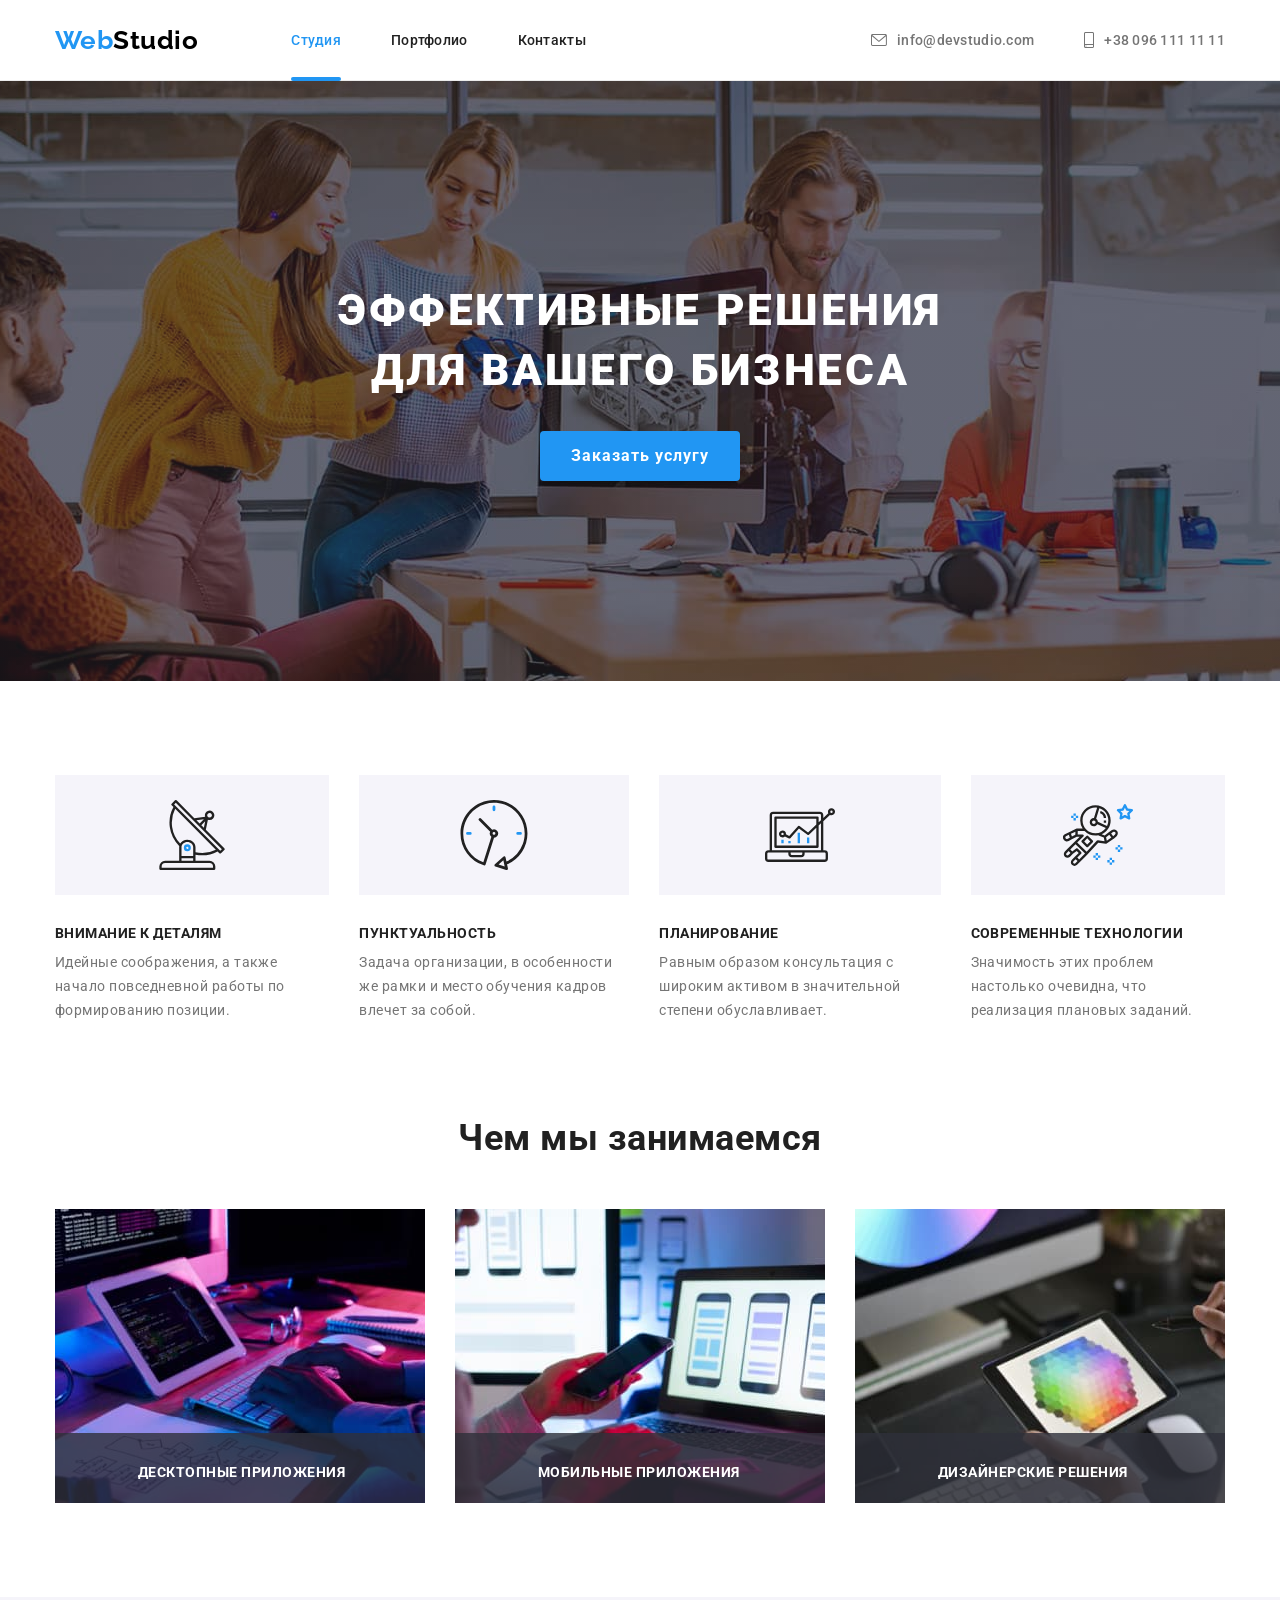
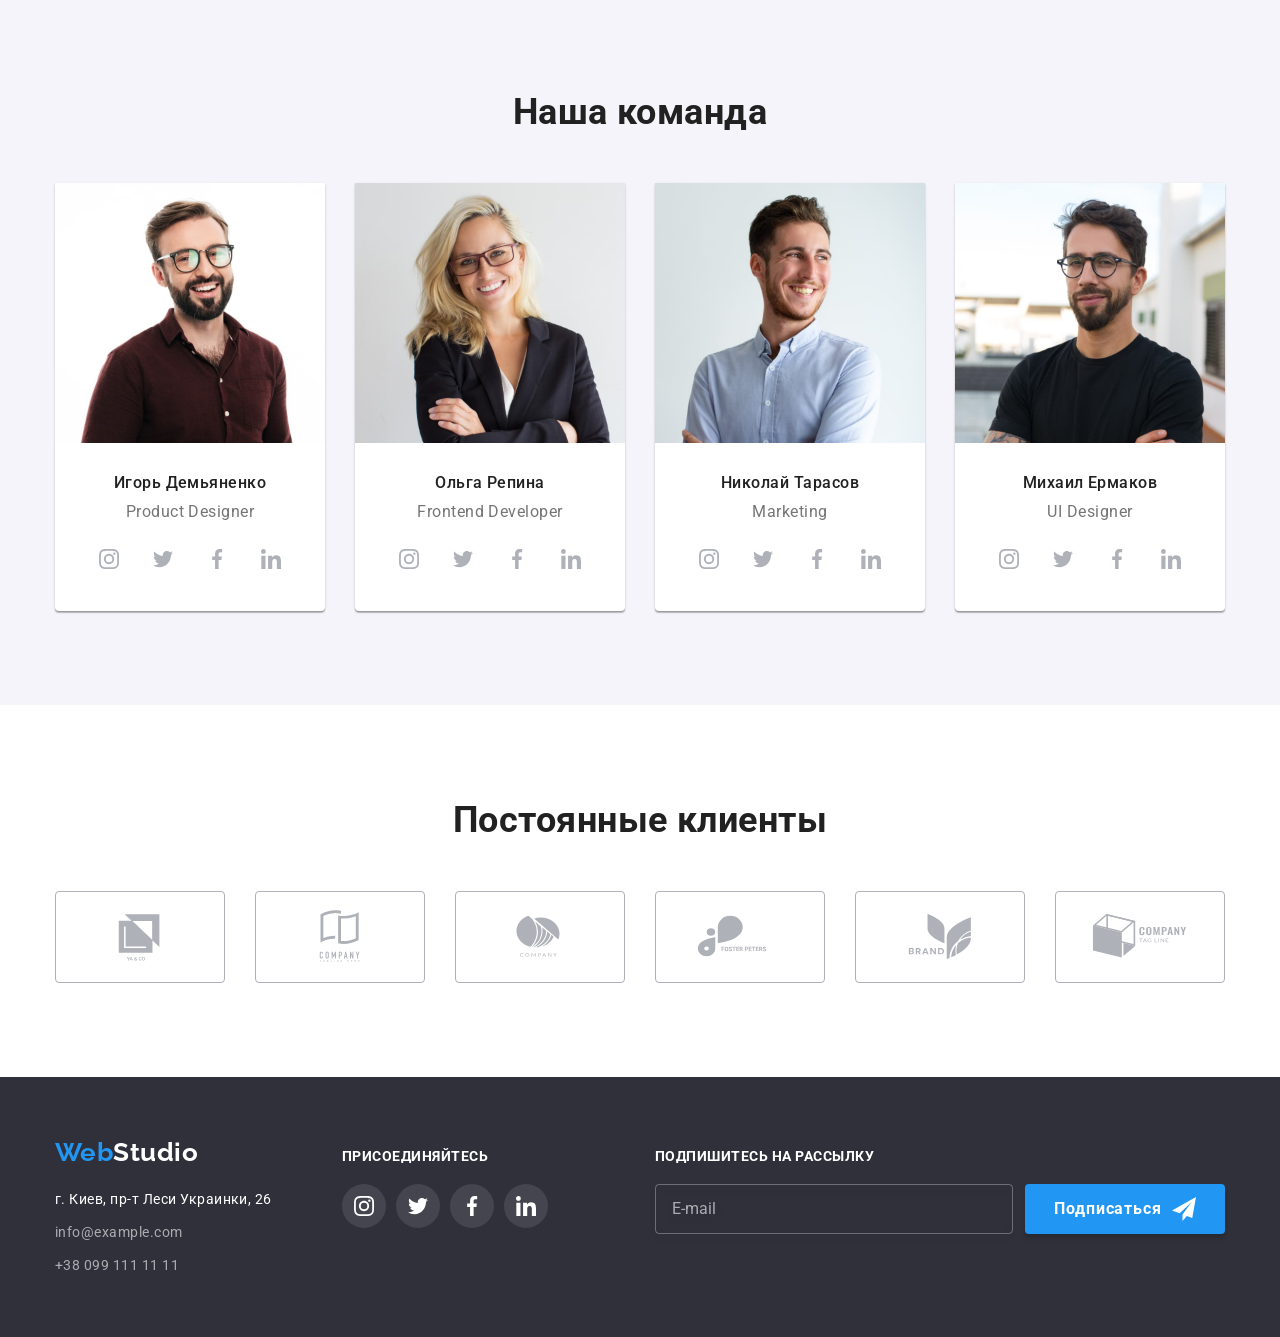
<file: index.html>
<!DOCTYPE html>
<html lang="ru">
  <head>
    <meta charset="UTF-8" />
    <meta http-equiv="X-UA-Compatible" content="IE=edge" />
    <meta name="viewport" content="width=device-width, initial-scale=1.0" />
    <title>goit-markup-hw-04</title>
    <link rel="preconnect" href="https://fonts.googleapis.com" />
    <link rel="preconnect" href="https://fonts.gstatic.com" crossorigin />
    <link
      href="https://fonts.googleapis.com/css2?family=Raleway:wght@700&family=Roboto:wght@400;500;700;900&display=swap"
      rel="stylesheet"
    />
    <link
      rel="stylesheet"
      href="https://cdnjs.cloudflare.com/ajax/libs/modern-normalize/1.1.0/modern-normalize.min.css"
    />
    <link rel="stylesheet" href="./css/styles.css" />
  </head>
  <body>
    <!--header site web studio-->
    <header class="header">
      <div class="conteiner header-nav">
        <a class="logo" href="./index.html"
          >Web<span class="logo-text">Studio</span></a
        >

        <!-- navigation -->
        <nav class="navigation">
          <ul class="site-nav">
            <li class="item-nav">
              <a class="link current" href="./index.html">Студия</a>
            </li>
            <li class="item-nav">
              <a class="link" href="./portfolio.html">Портфолио</a>
            </li>
            <li class="item-nav"><a class="link" href="#">Контакты</a></li>
          </ul>
        </nav>

        <!-- contacts -->
        <ul class="contacts">
          <li class="item">
            <a class="link" href="mailto:info@devstudio.com">
              <svg class="link-icon-mail">
                <use href="./images/sprite-icons.svg#icon-envelope"></use>
              </svg>
              info@devstudio.com</a
            >
          </li>
          <li class="item">
            <a class="link" href="tel:+380961111111">
              <svg class="link-icon-phone">
                <use href="./images/sprite-icons.svg#icon-smartphone"></use>
              </svg>
              +38 096 111 11 11</a
            >
          </li>
        </ul>
      </div>
    </header>

    <main>
      <!--hero site web studio-->
      <section class="hero">
        <div class="conteiner">
          <h1 class="slogan">
            Эффективные решения<br />
            для вашего бизнеса
          </h1>

          <button data-modal-open class="button" type="button">
            Заказать услугу
          </button>
        </div>
      </section>

      <!--specifics site web studio-->
      <section class="section">
        <div class="conteiner">
          <h2 class="visually-hidden">Особенности</h2>

          <!-- specifics -->
          <ul class="specific-items">
            <li class="item">
              <div class="specific-icon-bg">
                <svg class="specific-icon">
                  <use href="./images/sprite-icons.svg#icon-antenna"></use>
                </svg>
              </div>
              <h3 class="subtitle">Внимание к деталям</h3>
              <p class="text">
                Идейные соображения, а также начало повседневной работы по
                формированию позиции.
              </p>
            </li>

            <li class="item">
              <div class="specific-icon-bg">
                <svg class="specific-icon">
                  <use href="./images/sprite-icons.svg#icon-clock"></use>
                </svg>
              </div>
              <h3 class="subtitle">Пунктуальность</h3>
              <p class="text">
                Задача организации, в особенности же рамки и место обучения
                кадров влечет за собой.
              </p>
            </li>

            <li class="item">
              <div class="specific-icon-bg">
                <svg class="specific-icon">
                  <use href="./images/sprite-icons.svg#icon-diagram"></use>
                </svg>
              </div>
              <h3 class="subtitle">Планирование</h3>
              <p class="text">
                Равным образом консультация с широким активом в значительной
                степени обуславливает.
              </p>
            </li>

            <li class="item">
              <div class="specific-icon-bg">
                <svg class="specific-icon">
                  <use href="./images/sprite-icons.svg#icon-astronaut"></use>
                </svg>
              </div>
              <h3 class="subtitle">Современные технологии</h3>
              <p class="text">
                Значимость этих проблем настолько очевидна, что реализация
                плановых заданий.
              </p>
            </li>
          </ul>
        </div>
      </section>

      <!--works site web studio-->
      <section class="section works">
        <div class="conteiner">
          <h2 class="title-works">Чем мы занимаемся</h2>

          <ul class="works-site">
            <li class="item-work">
              <div class="work-img">
                <img
                  src="./images/work/work-computer.jpg"
                  alt="Работа за компютером"
                  width="370"
                />
                <h3 class="subtitle-work">Десктопные приложения</h3>
              </div>
            </li>

            <li class="item-work">
              <div class="work-img">
                <img
                  src="./images/work/work-smartphone.jpg"
                  alt="Работа с мобильным интерфейсом"
                  width="370"
                />
                <h3 class="subtitle-work">Мобильные приложения</h3>
              </div>
            </li>

            <li class="item-work">
              <div class="work-img">
                <img
                  src="./images/work/work-color.jpg"
                  alt="Работа с цветом"
                  width="370"
                />
                <h3 class="subtitle-work">Дизайнерские решения</h3>
              </div>
            </li>
          </ul>
        </div>
      </section>

      <!--teams site web studio-->
      <section class="section team-our">
        <div class="conteiner">
          <h2 class="title-teams">Наша команда</h2>

          <ul class="teams">
            <li class="card-item">
              <img
                src="./images/team/igor.jpg"
                alt="Игорь Демьяненко"
                width="270"
              />
              <div class="card-user">
                <h3 class="subtitle-team">Игорь Демьяненко</h3>
                <p class="text-team">Product Designer</p>

                <ul class="icons-user">
                  <li>
                    <a class="item-icon-user" href="#">
                      <svg class="icon-more">
                        <use
                          href="./images/sprite-icons.svg#icon-instagram"
                        ></use>
                      </svg>
                    </a>
                  </li>
                  <li>
                    <a class="item-icon-user" href="#">
                      <svg class="icon-more">
                        <use
                          href="./images/sprite-icons.svg#icon-twitter"
                        ></use>
                      </svg>
                    </a>
                  </li>
                  <li>
                    <a class="item-icon-user" href="#">
                      <svg class="icon-more">
                        <use
                          href="./images/sprite-icons.svg#icon-facebook"
                        ></use>
                      </svg>
                    </a>
                  </li>
                  <li>
                    <a class="item-icon-user" href="#">
                      <svg class="icon-more">
                        <use
                          href="./images/sprite-icons.svg#icon-linkedin"
                        ></use>
                      </svg>
                    </a>
                  </li>
                </ul>
              </div>
            </li>

            <li class="card-item">
              <img
                src="./images/team/olga.jpg"
                alt="Ольга Репина"
                width="270"
              />
              <div class="card-user">
                <h3 class="subtitle-team">Ольга Репина</h3>
                <p class="text-team">Frontend Developer</p>

                <ul class="icons-user">
                  <li>
                    <a class="item-icon-user" href="#">
                      <svg class="icon-more">
                        <use
                          href="./images/sprite-icons.svg#icon-instagram"
                        ></use>
                      </svg>
                    </a>
                  </li>
                  <li>
                    <a class="item-icon-user" href="#">
                      <svg class="icon-more">
                        <use
                          href="./images/sprite-icons.svg#icon-twitter"
                        ></use>
                      </svg>
                    </a>
                  </li>
                  <li>
                    <a class="item-icon-user" href="#">
                      <svg class="icon-more">
                        <use
                          href="./images/sprite-icons.svg#icon-facebook"
                        ></use>
                      </svg>
                    </a>
                  </li>
                  <li>
                    <a class="item-icon-user" href="#">
                      <svg class="icon-more">
                        <use
                          href="./images/sprite-icons.svg#icon-linkedin"
                        ></use>
                      </svg>
                    </a>
                  </li>
                </ul>
              </div>
            </li>

            <li class="card-item">
              <img
                src="./images/team/nicholas.jpg"
                alt="Николай Тарасов"
                width="270"
              />
              <div class="card-user">
                <h3 class="subtitle-team">Николай Тарасов</h3>
                <p class="text-team">Marketing</p>

                <ul class="icons-user">
                  <li>
                    <a class="item-icon-user" href="#">
                      <svg class="icon-more">
                        <use
                          href="./images/sprite-icons.svg#icon-instagram"
                        ></use>
                      </svg>
                    </a>
                  </li>
                  <li>
                    <a class="item-icon-user" href="#">
                      <svg class="icon-more">
                        <use
                          href="./images/sprite-icons.svg#icon-twitter"
                        ></use>
                      </svg>
                    </a>
                  </li>
                  <li>
                    <a class="item-icon-user" href="#">
                      <svg class="icon-more">
                        <use
                          href="./images/sprite-icons.svg#icon-facebook"
                        ></use>
                      </svg>
                    </a>
                  </li>
                  <li>
                    <a class="item-icon-user" href="#">
                      <svg class="icon-more">
                        <use
                          href="./images/sprite-icons.svg#icon-linkedin"
                        ></use>
                      </svg>
                    </a>
                  </li>
                </ul>
              </div>
            </li>

            <li class="card-item">
              <img
                src="./images/team/mykhailo.jpg"
                alt="Михаил Ермаков"
                width="270"
              />
              <div class="card-user">
                <h3 class="subtitle-team">Михаил Ермаков</h3>
                <p class="text-team">UI Designer</p>

                <ul class="icons-user">
                  <li>
                    <a class="item-icon-user" href="#">
                      <svg class="icon-more">
                        <use
                          href="./images/sprite-icons.svg#icon-instagram"
                        ></use>
                      </svg>
                    </a>
                  </li>
                  <li>
                    <a class="item-icon-user" href="#">
                      <svg class="icon-more">
                        <use
                          href="./images/sprite-icons.svg#icon-twitter"
                        ></use>
                      </svg>
                    </a>
                  </li>
                  <li>
                    <a class="item-icon-user" href="#">
                      <svg class="icon-more">
                        <use
                          href="./images/sprite-icons.svg#icon-facebook"
                        ></use>
                      </svg>
                    </a>
                  </li>
                  <li>
                    <a class="item-icon-user" href="#">
                      <svg class="icon-more">
                        <use
                          href="./images/sprite-icons.svg#icon-linkedin"
                        ></use>
                      </svg>
                    </a>
                  </li>
                </ul>
              </div>
            </li>
          </ul>
        </div>
      </section>

      <!-- regular clients -->
      <section class="section">
        <div class="conteiner">
          <h2 class="title-clients">Постоянные клиенты</h2>
          <ul class="clients">
            <li>
              <a class="client" href="#">
                <svg class="client-icon">
                  <use href="./images/sprite-icons.svg#icon-ya-and-co"></use>
                </svg>
              </a>
            </li>
            <li>
              <a class="client" href="#">
                <svg class="client-icon">
                  <use href="./images/sprite-icons.svg#icon-tagline-here"></use>
                </svg>
              </a>
            </li>
            <li>
              <a class="client" href="#">
                <svg class="client-icon">
                  <use href="./images/sprite-icons.svg#icon-company"></use>
                </svg>
              </a>
            </li>
            <li>
              <a class="client" href="#">
                <svg class="client-icon">
                  <use
                    href="./images/sprite-icons.svg#icon-foster-peters"
                  ></use>
                </svg>
              </a>
            </li>
            <li>
              <a class="client" href="#">
                <svg class="client-icon">
                  <use href="./images/sprite-icons.svg#icon-brand"></use>
                </svg>
              </a>
            </li>
            <li>
              <a class="client" href="#">
                <svg class="client-icon">
                  <use href="./images/sprite-icons.svg#icon-tag-line"></use>
                </svg>
              </a>
            </li>
          </ul>
        </div>
      </section>
    </main>

    <!--footer site web studio-->

    <footer class="footer">
      <div class="conteiner footer-nav">
        <div class="footer-address">
          <a class="logo-footer" href="./index.html"
            >Web<span class="logo-text">Studio</span></a
          >

          <!-- address footer -->
          <address class="address">
            <ul class="connection">
              <li class="item">
                <a
                  class="link-first"
                  href="https://goo.gl/maps/mM7BM1BBG924dc3X9"
                  target="_blank"
                  rel="noreferrer noopener"
                  >г. Киев, пр-т Леси Украинки, 26</a
                >
              </li>

              <li class="item">
                <a class="link" href="mailto:info@example.com"
                  >info@example.com</a
                >
              </li>

              <li class="item">
                <a class="link" href="tel:+380991111111">+38 099 111 11 11</a>
              </li>
            </ul>
          </address>
        </div>

        <!-- social footer -->
        <div class="social">
          <h3 class="title-social">присоединяйтесь</h3>
          <ul class="icons-social">
            <li>
              <a class="item-icon-social" href="#">
                <svg class="icon">
                  <use href="./images/sprite-icons.svg#icon-instagram"></use>
                </svg>
              </a>
            </li>
            <li>
              <a class="item-icon-social" href="#">
                <svg class="icon">
                  <use href="./images/sprite-icons.svg#icon-twitter"></use>
                </svg>
              </a>
            </li>
            <li>
              <a class="item-icon-social" href="#">
                <svg class="icon">
                  <use href="./images/sprite-icons.svg#icon-facebook"></use>
                </svg>
              </a>
            </li>
            <li>
              <a class="item-icon-social" href="#">
                <svg class="icon">
                  <use href="./images/sprite-icons.svg#icon-linkedin"></use>
                </svg>
              </a>
            </li>
          </ul>
        </div>

        <!-- send-footer -->
        <div class="send">
          <h3 class="title-send">Подпишитесь на рассылку</h3>
          <form name="form-send">
            <div class="send-email">
              <label for="email-user"></label>
              <input
                class="email-user"
                type="email"
                name="email"
                id="email-user"
                placeholder="E-mail"
              />
              <button class="send-button" type="submit">
                Подписаться
                <svg class="icon-button">
                  <use href="./images/sprite-icons.svg#icon-send"></use>
                </svg>
              </button>
            </div>
          </form>
        </div>
      </div>
    </footer>

    <!-- modal window -->
    <div class="backdrop is-hidden" data-modal>
      <div class="modal">
        <button data-modal-close class="close-modal" type="button">
          <svg class="icon-close-modal">
            <use href="./images/sprite-icons.svg#icon-close-modal"></use>
          </svg>
        </button>

        <form class="modal-form" name="form-order">
          <div class="data-user">
            <div class="form-order">
              <h2 class="title-order">
                Оставьте свои данные, мы вам перезвоним
              </h2>
              <div class="form-field">
                <label for="name">Имя</label>
                <div class="input-wrap">
                  <input type="text" name="name-user" id="name" />
                  <svg class="icon-form">
                    <use
                      href="./images/sprite-icons.svg#icon-person-black"
                    ></use>
                  </svg>
                </div>
              </div>

              <div class="form-field">
                <label for="tel">Телефон</label>
                <div class="input-wrap">
                  <input type="tel" name="tel-user" id="tel" />
                  <svg class="icon-form">
                    <use
                      href="./images/sprite-icons.svg#icon-phone-black"
                    ></use>
                  </svg>
                </div>
              </div>

              <div class="form-field">
                <label for="email">Почта</label>
                <div class="input-wrap">
                  <input type="email" name="email-person" id="email" />
                  <svg class="icon-form">
                    <use
                      href="./images/sprite-icons.svg#icon-email-black"
                    ></use>
                  </svg>
                </div>
              </div>

              <div class="form-field">
                <label for="comment">Комментарий</label>
                <textarea
                  class="comment-user"
                  name="comment"
                  id="comment"
                  cols="30"
                  rows="10"
                  placeholder="Введите текст"
                ></textarea>
              </div>
            </div>
            <label class="accept-rule">
              <input
                class="checkbox"
                type="checkbox"
                name="rules"
                value="accept rules"
              />
              <span class="icon-checkbox"></span>
              <svg class="icon-check">
                <use href="./images/sprite-icons.svg#icon-check"></use>
              </svg>
              Соглашаюсь с рассылкой и принимаю
              <a class="contract" href="#">Условия договора</a>
            </label>
            <button class="button" type="submit">Отправить</button>
          </div>
        </form>
      </div>
    </div>

    <script src="./js/modal.js"></script>
  </body>
</html>
</file>
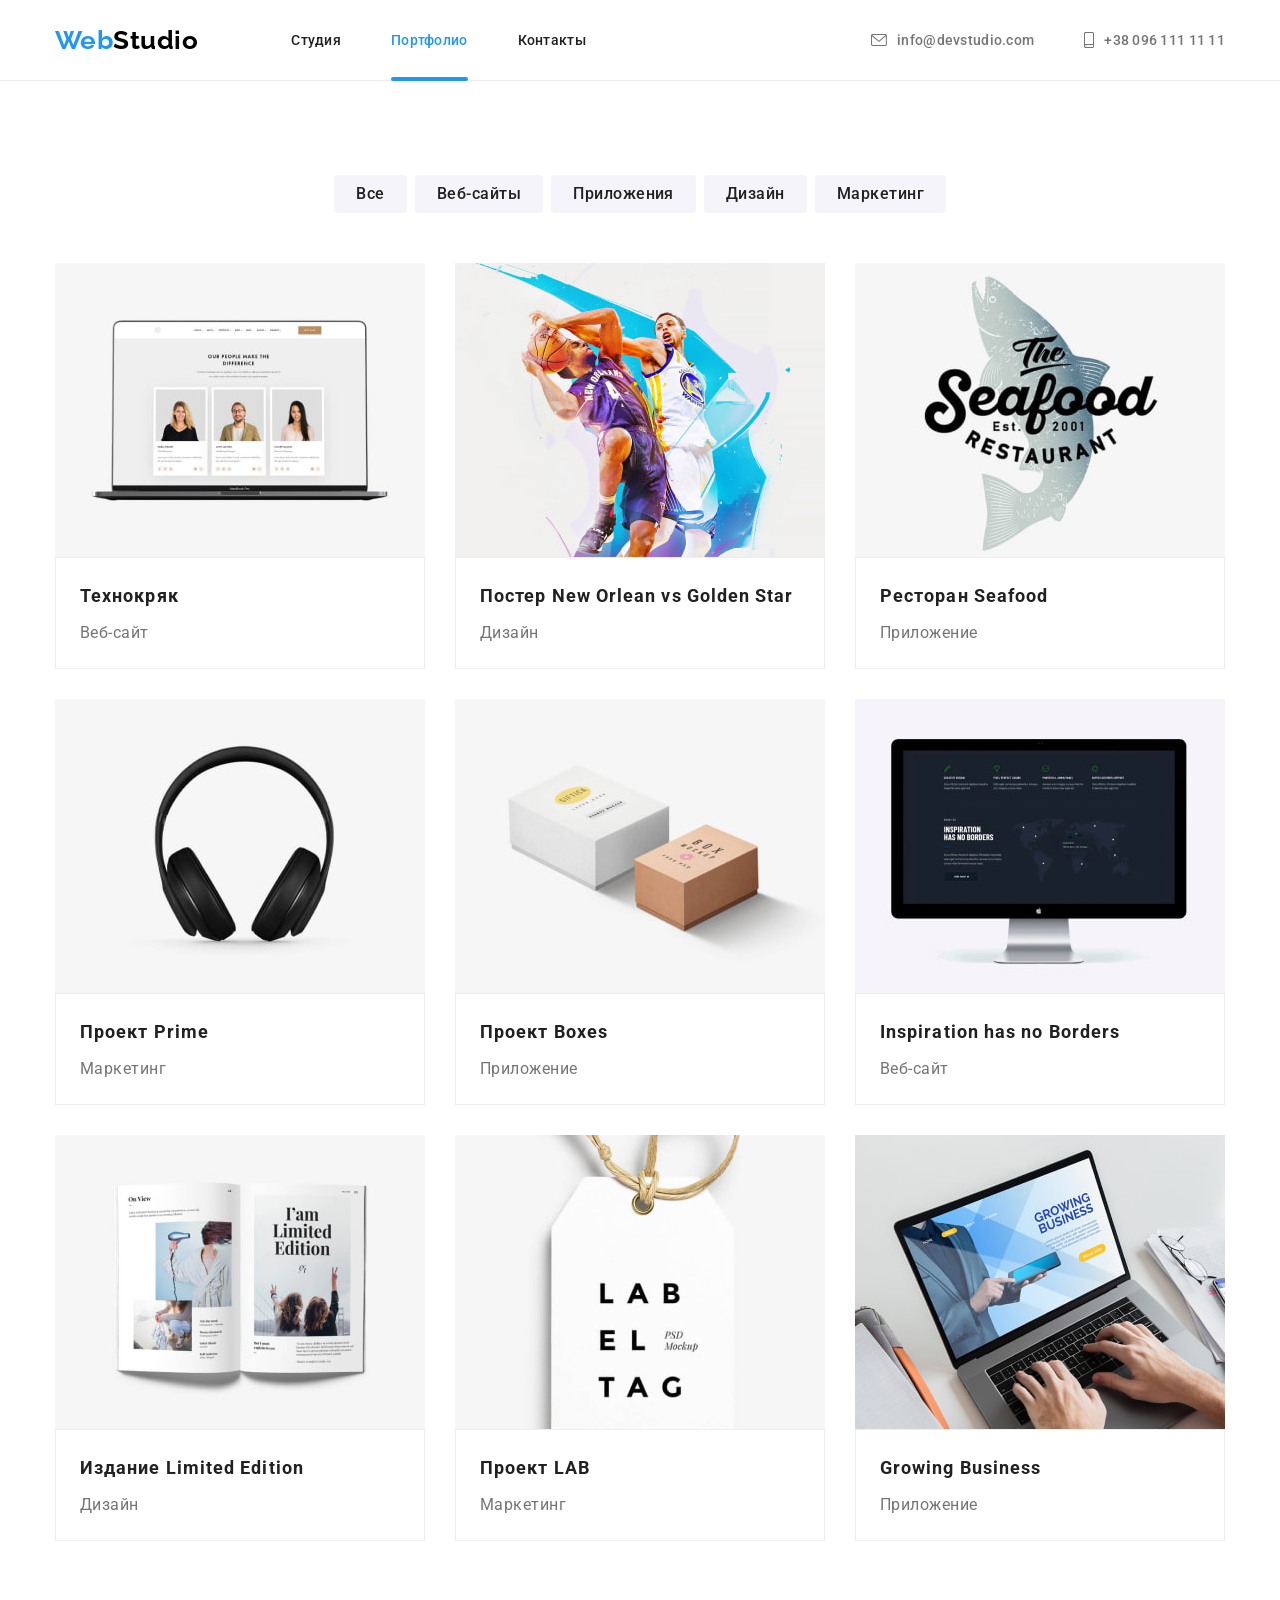
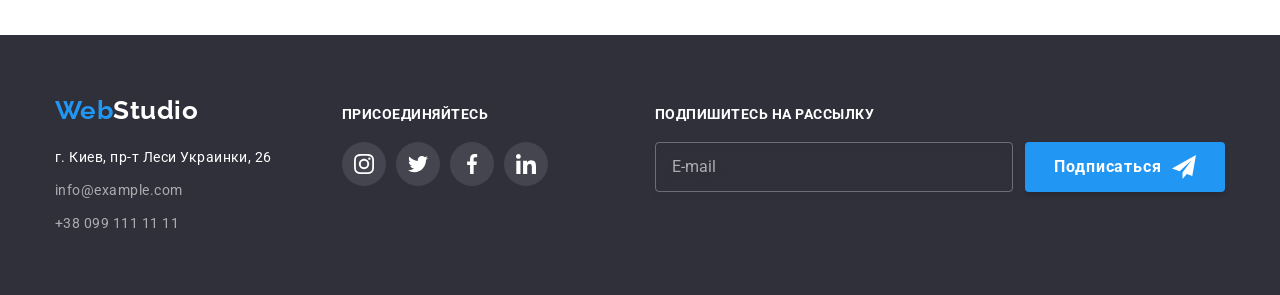
<file: portfolio.html>
<!DOCTYPE html>
<html lang="en">
  <head>
    <meta charset="UTF-8" />
    <meta http-equiv="X-UA-Compatible" content="IE=edge" />
    <meta name="viewport" content="width=device-width, initial-scale=1.0" />
    <title>Portfolio</title>
    <link rel="preconnect" href="https://fonts.googleapis.com" />
    <link rel="preconnect" href="https://fonts.gstatic.com" crossorigin />
    <link
      href="https://fonts.googleapis.com/css2?family=Raleway:wght@700&family=Roboto:wght@400;500;700;900&display=swap"
      rel="stylesheet"
    />
    <link
      rel="stylesheet"
      href="https://cdnjs.cloudflare.com/ajax/libs/modern-normalize/1.1.0/modern-normalize.min.css"
    />
    <link rel="stylesheet" href="./css/styles.css" />
  </head>
  <body>
    <!--header site web studio-->
    <header class="header">
      <div class="conteiner header-nav">
        <a class="logo" href="./index.html"
          >Web<span class="logo-text">Studio</span></a
        >

        <!--navigation-->
        <nav class="navigation">
          <ul class="site-nav">
            <li class="item-nav">
              <a class="link" href="./index.html">Студия</a>
            </li>
            <li class="item-nav">
              <a class="link current" href="./portfolio.html">Портфолио</a>
            </li>
            <li class="item-nav">
              <a class="link" href="#">Контакты</a>
            </li>
          </ul>
        </nav>

        <!--contacts-->
        <ul class="contacts">
          <li class="item">
            <a class="link" href="mailto:info@devstudio.com">
              <svg class="link-icon-mail">
                <use href="./images/sprite-icons.svg#icon-envelope"></use>
              </svg>
              info@devstudio.com</a
            >
          </li>
          <li class="item">
            <a class="link" href="tel:+380961111111">
              <svg class="link-icon-phone">
                <use href="./images/sprite-icons.svg#icon-smartphone"></use>
              </svg>
              +38 096 111 11 11</a
            >
          </li>
        </ul>
      </div>
    </header>

    <main>
      <!--portfolio site web studio-->
      <section class="section">
        <div class="conteiner">
          <h1 class="visually-hidden">Фильтры проектов</h1>

          <!--control buttom-->
          <ul class="filter">
            <li class="item">
              <button class="control" type="button">Все</button>
            </li>
            <li class="item">
              <button class="control" type="button">Веб-сайты</button>
            </li>
            <li class="item">
              <button class="control" type="button">Приложения</button>
            </li>
            <li class="item">
              <button class="control" type="button">Дизайн</button>
            </li>
            <li class="item">
              <button class="control" type="button">Маркетинг</button>
            </li>
          </ul>

          <!--cards portfolio-->
          <ul class="cards-portfolio">
            <li class="card">
              <a class="card-link" href="#">
                <div class="card-picture">
                  <img
                    src="./images/projects/technocrack.jpg"
                    alt="Технокряк"
                    width="370"
                    height="294"
                  />
                  <div class="card-overlay">
                    <p class="card-desc">
                      Ресурс предлагает комплексные предложения с разным уровнем
                      функционала и сервисов. Все это позволит посетителю
                      получить исчерпывающие сведения о компании или частном
                      лице.
                    </p>
                  </div>
                </div>
                <div class="card-search">
                  <h2 class="subtitle-card">Технокряк</h2>
                  <p class="text-card">Веб-сайт</p>
                </div>
              </a>
            </li>

            <li class="card">
              <a class="card-link" href="#">
                <div class="card-picture">
                  <img
                    src="./images/projects/poster.jpg"
                    alt="Постер"
                    width="370"
                    height="294"
                  />
                  <div class="card-overlay">
                    <p class="card-desc">
                      Ресурс предлагает комплексные предложения с разным уровнем
                      функционала и сервисов. Все это позволит посетителю
                      получить исчерпывающие сведения о компании или частном
                      лице.
                    </p>
                  </div>
                </div>
                <div class="card-search">
                  <h2 class="subtitle-card">
                    Постер New Orlean vs Golden Star
                  </h2>
                  <p class="text-card">Дизайн</p>
                </div>
              </a>
            </li>

            <li class="card">
              <a class="card-link" href="#">
                <div class="card-picture">
                  <img
                    src="./images/projects/restaurant.jpg"
                    alt="Ресторан"
                    width="370"
                    height="294"
                  />
                  <div class="card-overlay">
                    <p class="card-desc">
                      Ресурс предлагает комплексные предложения с разным уровнем
                      функционала и сервисов. Все это позволит посетителю
                      получить исчерпывающие сведения о компании или частном
                      лице.
                    </p>
                  </div>
                </div>
                <div class="card-search">
                  <h2 class="subtitle-card">Ресторан Seafood</h2>
                  <p class="text-card">Приложение</p>
                </div>
              </a>
            </li>

            <li class="card">
              <a class="card-link" href="#">
                <div class="card-picture">
                  <img
                    src="./images/projects/project-prime.jpg"
                    alt="Проект Prime"
                    width="370"
                    height="294"
                  />
                  <div class="card-overlay">
                    <p class="card-desc">
                      Ресурс предлагает комплексные предложения с разным уровнем
                      функционала и сервисов. Все это позволит посетителю
                      получить исчерпывающие сведения о компании или частном
                      лице.
                    </p>
                  </div>
                </div>
                <div class="card-search">
                  <h2 class="subtitle-card">Проект Prime</h2>
                  <p class="text-card">Маркетинг</p>
                </div>
              </a>
            </li>

            <li class="card">
              <a class="card-link" href="#">
                <div class="card-picture">
                  <img
                    src="./images/projects/project-boxes.jpg"
                    alt="Проект Boxes"
                    width="370"
                    height="294"
                  />
                  <div class="card-overlay">
                    <p class="card-desc">
                      Ресурс предлагает комплексные предложения с разным уровнем
                      функционала и сервисов. Все это позволит посетителю
                      получить исчерпывающие сведения о компании или частном
                      лице.
                    </p>
                  </div>
                </div>
                <div class="card-search">
                  <h2 class="subtitle-card">Проект Boxes</h2>
                  <p class="text-card">Приложение</p>
                </div>
              </a>
            </li>

            <li class="card">
              <a class="card-link" href="#">
                <div class="card-picture">
                  <img
                    src="./images/projects/inspiration.jpg"
                    alt="Inspiration"
                    width="370"
                    height="294"
                  />
                  <div class="card-overlay">
                    <p class="card-desc">
                      Ресурс предлагает комплексные предложения с разным уровнем
                      функционала и сервисов. Все это позволит посетителю
                      получить исчерпывающие сведения о компании или частном
                      лице.
                    </p>
                  </div>
                </div>
                <div class="card-search">
                  <h2 class="subtitle-card">Inspiration has no Borders</h2>
                  <p class="text-card">Веб-сайт</p>
                </div>
              </a>
            </li>

            <li class="card">
              <a class="card-link" href="#">
                <div class="card-picture">
                  <img
                    src="./images/projects/publication.jpg"
                    alt="Издание Limited Edition"
                    width="370"
                    height="294"
                  />
                  <div class="card-overlay">
                    <p class="card-desc">
                      Ресурс предлагает комплексные предложения с разным уровнем
                      функционала и сервисов. Все это позволит посетителю
                      получить исчерпывающие сведения о компании или частном
                      лице.
                    </p>
                  </div>
                </div>
                <div class="card-search">
                  <h2 class="subtitle-card">Издание Limited Edition</h2>
                  <p class="text-card">Дизайн</p>
                </div>
              </a>
            </li>

            <li class="card">
              <a class="card-link" href="#">
                <div class="card-picture">
                  <img
                    src="./images/projects/project-lab.jpg"
                    alt="Проект LAB"
                    width="370"
                    height="294"
                  />
                  <div class="card-overlay">
                    <p class="card-desc">
                      Ресурс предлагает комплексные предложения с разным уровнем
                      функционала и сервисов. Все это позволит посетителю
                      получить исчерпывающие сведения о компании или частном
                      лице.
                    </p>
                  </div>
                </div>
                <div class="card-search">
                  <h2 class="subtitle-card">Проект LAB</h2>
                  <p class="text-card">Маркетинг</p>
                </div>
              </a>
            </li>

            <li class="card">
              <a class="card-link" href="#">
                <div class="card-picture">
                  <img
                    src="./images/projects/growing-business.jpg"
                    alt="Growing Business"
                    width="370"
                    height="294"
                  />
                  <div class="card-overlay">
                    <p class="card-desc">
                      Ресурс предлагает комплексные предложения с разным уровнем
                      функционала и сервисов. Все это позволит посетителю
                      получить исчерпывающие сведения о компании или частном
                      лице.
                    </p>
                  </div>
                </div>
                <div class="card-search">
                  <h2 class="subtitle-card">Growing Business</h2>
                  <p class="text-card">Приложение</p>
                </div>
              </a>
            </li>
          </ul>
        </div>
      </section>
    </main>

    <!--footer site web studio-->
    <footer class="footer">
      <div class="conteiner footer-nav">
        <div class="footer-address">
          <a class="logo-footer" href="./index.html"
            >Web<span class="logo-text">Studio</span></a
          >

          <!-- address footer -->
          <address class="address">
            <ul class="connection">
              <li class="item">
                <a
                  class="link-first"
                  href="https://goo.gl/maps/mM7BM1BBG924dc3X9"
                  target="_blank"
                  rel="noreferrer noopener"
                  >г. Киев, пр-т Леси Украинки, 26</a
                >
              </li>

              <li class="item">
                <a class="link" href="mailto:info@example.com"
                  >info@example.com</a
                >
              </li>

              <li class="item">
                <a class="link" href="tel:+380991111111">+38 099 111 11 11</a>
              </li>
            </ul>
          </address>
        </div>

        <!-- social footer -->
        <div class="social">
          <h3 class="title-social">присоединяйтесь</h3>
          <ul class="icons-social">
            <li>
              <a class="item-icon-social" href="#">
                <svg class="icon">
                  <use href="./images/sprite-icons.svg#icon-instagram"></use>
                </svg>
              </a>
            </li>
            <li>
              <a class="item-icon-social" href="#">
                <svg class="icon">
                  <use href="./images/sprite-icons.svg#icon-twitter"></use>
                </svg>
              </a>
            </li>
            <li>
              <a class="item-icon-social" href="#">
                <svg class="icon">
                  <use href="./images/sprite-icons.svg#icon-facebook"></use>
                </svg>
              </a>
            </li>
            <li>
              <a class="item-icon-social" href="#">
                <svg class="icon">
                  <use href="./images/sprite-icons.svg#icon-linkedin"></use>
                </svg>
              </a>
            </li>
          </ul>
        </div>

        <!-- send-footer -->
        <div class="send">
          <h3 class="title-send">Подпишитесь на рассылку</h3>
          <form name="form-send">
            <div class="send-email">
              <label for="email"></label>
              <input
                class="email-user"
                type="email"
                name="email"
                id="email"
                placeholder="E-mail"
              />
              <button class="send-button" type="submit">
                Подписаться
                <svg class="icon-button">
                  <use href="./images/sprite-icons.svg#icon-send"></use>
                </svg>
              </button>
            </div>
          </form>
        </div>
      </div>
    </footer>
  </body>
</html>
</file>
<file: css/styles.css>
:root {
    /* background color site */
    --light-background-color: #FFFFFF;
    --dark-background-color: #2F303A;
    --darkmedium-background-color: #212121;
    --darklight-background-color: #AFB1B8;
    --medium-background-color: #F5F4FA;
    --lightdark-background-color: #ECECEC;
    --lightmid-background-color: #EEEEEE;
    --accent-background-color: #2196F3;
    --accent-hover-background-color: #188CE8;
    --accent-card-bg-color: rgba(33, 150, 243, 0.9);

    /* text color */
    --light-color-text: #FFFFFF;
    --dark-color-text: #000000;
    --medium-dark-color-text: #212121;
    --medium-light-color-text: #757575;
    --accent-color-text: #2196F3;
    --lightdark-color-text: rgba(255, 255, 255, 0.6);

    --timing-function: cubic-bezier(0.4, 0, 0.2, 1);
}

/* basic styles site */
body {
    background-color: var(--light-background-color);
    color: var(--medium-dark-color-text);

    font-family: Roboto, sans-serif;
    letter-spacing: 0.03em;
}
ul {
    margin: 0;
    padding: 0;
    list-style: none;
}
a {
    text-decoration: none;
}
.conteiner {
    width: 1200px;
    margin: 0 auto;
    padding-right: 15px;
    padding-left: 15px;
}
h1, h2, h3, p {
    margin-top: 0;
    margin-bottom: 0;
}
.section {
    padding-top: 94px;
    padding-bottom: 94px;
}
img {
    display: block;
    max-width: 100%;
    height: auto;
}
.visually-hidden { 
    position: absolute; 
    width: 1px; 
    height: 1px; 
    margin: -1px; 
    border: 0; 
    padding: 0; 
    white-space: nowrap; 
    clip-path: inset(100%); 
    clip: rect(0 0 0 0); 
    overflow: hidden; 
}
/* end basic styles site */

/* header site web studio */
/* header site */
.header {
    border-bottom: 1px solid var(--lightdark-background-color);
}
.header-nav {
    display: flex;
    align-items: center;
}

/* logo site */
.logo {
color: var(--accent-color-text);

font-family: 'Raleway', sans-serif;
font-weight: 700;
font-size: 26px;
line-height: 1.192;
}
.logo-text {
    color: var(--dark-color-text);
}

/* navigation site */
.navigation {
    margin-left: 93px;
}
.site-nav {
    display: flex;
}
.site-nav .item-nav:not(:last-child) {
    margin-right: 50px;
}
.item-nav .link {
    position: relative;
}
.site-nav .link {
    display: block;
    padding-top: 32px;
    padding-bottom: 32px;

    color: var(--medium-dark-color-text);

    font-weight: 500;
    font-size: 14px;
    line-height: 1.142;
    letter-spacing: 0.02em;

    transition: color 250ms var(--timing-function);
}
.site-nav .link:hover, 
.site-nav .link:focus {
    color: var(--accent-color-text);
}
.site-nav .link.current {
    color: var(--accent-color-text);
}
.item-nav .link.current::after {
    content: '';

    display: block;
    position: absolute;
    left: 0;
    bottom: -1px;

    width: 100%;
    height: 4px;
    background-color: var(--accent-background-color);
    border-radius: 2px;
}

/* contacts site */
.contacts {
    display: flex;
    margin-left: auto;
}
.contacts .item:not(:last-child) {
    margin-right: 50px;
}
.contacts .link {
    display: flex;
    align-items: center;

    color: var(--medium-light-color-text);

    font-weight: 500;
    font-size: 14px;
    line-height: 1.142;
    letter-spacing: 0.02em;

    transition: color 250ms var(--timing-function);
}
.contacts .link:hover, 
.contacts .link:focus {
    color: var(--accent-color-text);
}
.link-icon-mail {
    width: 16px;
    height: 12px;
    margin-right: 10px;

    fill: currentColor;
}
.link-icon-phone {
    width: 10px;
    height: 16px;
    margin-right: 10px;

    fill: currentColor;
}
/* end header site web studio */

/* main site web studio */
/* main index */
/* section hero */
.hero {
    height: 600px;
    max-width: 1600px;
    margin: 0 auto;
    padding-top: 200px;
    padding-bottom: 200px;

    background-image: 
    linear-gradient(rgba(47, 48, 58, 0.4), rgba(47, 48, 58, 0.4)), 
    url('../images/background-hero.jpg');
    background-repeat: no-repeat;
    background-position: center;
    background-size: cover;
    background-color: var(--dark-background-color);
}
.slogan {
    margin-bottom: 30px;
    color: var(--light-color-text);
    
    font-weight: 900;
    font-size: 44px;
    line-height: 1.363;
    text-align: center;
    letter-spacing: 0.06em;
    text-transform: uppercase;
}
.button {
    display: flex;
    align-items: center;
    justify-content: center;

    margin: 0 auto;
    padding-top: 10px;
    padding-bottom: 10px;

    border-radius: 4px;
    border: none;
    box-shadow: 0px 4px 4px rgba(0, 0, 0, 0.15);
    min-width: 200px;

    background-color: var(--accent-background-color);
    color: var(--light-color-text);
    cursor: pointer;

    font-weight: 700;
    font-size: 16px;
    line-height: 1.875;
    text-align: center;
    letter-spacing: 0.06em;

    transition: background-color 250ms var(--timing-function);
}
.button:hover,
.button:focus {
    background-color: var(--accent-hover-background-color);
}

/* section specific */
.specific-items {
    display: flex;
}
.specific-items .item:not(:last-child) {
    margin-right: 30px;
}
.specific-icon-bg {
    display: flex;
    justify-content: center;
    align-items: center;
    height: 120px;
    margin-bottom: 30px;
    background-color: var(--medium-background-color);
}
.specific-icon {
    width: 70px;
    height: 70px;
}
.subtitle{
    margin-bottom: 10px;

    color: var(--medium-dark-color-text);
    
    font-weight: 700;
    font-size: 14px;
    line-height: 1.142;
    text-transform: uppercase;
}
.text {
    color: var(--medium-light-color-text);

    font-size: 14px;
    line-height: 1.714;
}

/* section works */
.works {
    padding-top: 0;
}
.title-works, .title-teams, 
.title-specific, .title-clients {
    margin-bottom: 50px;

    color: var(--medium-dark-color-text);

    font-weight: 700;
    font-size: 36px;
    line-height: 1.167;
    text-align: center;
}
.works-site {
    display: flex;
}
.works-site .item-work:not(:last-child){
    margin-right: 30px;
}
.work-img {
    position: relative;
}
.work-img::before {
    content: '';

    display: inline-block;
    position: absolute;
    left: 0;
    bottom: 0;
    width: 100%;
    height: 70px;
    background-color: rgba(47, 48, 58, 0.8);;
}
.subtitle-work {
    display: block;
    position: absolute;
    left: 83px;
    bottom: 23px;

    font-weight: 700;
    font-size: 14px;
    line-height: 1.143;
    text-align: center;
    text-transform: uppercase;
    color: var(--light-color-text)
}

/* section teams */
.team-our {
    background-color: var(--medium-background-color);
}
.teams {
    display: flex;
}
.card-item:not(:last-child){
    margin-right: 30px;
}
.card-item {
    background-color: var(--light-background-color);

    box-shadow: 0px 1px 3px rgba(0, 0, 0, 0.12), 0px 1px 1px rgba(0, 0, 0, 0.14), 0px 2px 1px rgba(0, 0, 0, 0.2);
    border-radius: 0px 0px 4px 4px; 
}
.card-user {
    padding-top: 30px;
    padding-bottom: 30px;
}
.subtitle-team{
    margin-bottom: 10px;

    color: var(--medium-dark-color-text);

    font-weight: 500;
    font-size: 16px;
    line-height: 1.188;
    text-align: center;
}
.text-team {
    margin-bottom: 16px;
    color: var(--medium-light-color-text);

    font-size: 16px;
    line-height: 1.188;
    text-align: center;
}
.icons-user {
    display: flex;
    justify-content: center;
}
.item-icon-user {
    display: flex;
    justify-content: center;
    align-items: center;
    width: 44px;
    height: 44px;
    border-radius: 50%;
    background-color: var(--light-background-color);
    color: var(--darklight-background-color);

    transition: background-color 250ms var(--timing-function),
        color 250ms var(--timing-function);
}
.icons-user li:not(:last-child) {
    margin-right: 10px;
}
.icon-more {
    width: 20px;
    height: 20px;
    fill: currentColor;
}
.item-icon-user:hover,
.item-icon-user:focus {
    background-color: var(--accent-background-color);
    color: var(--light-background-color);
}

/* section regular clients */
.clients {
    display: flex;
}
.clients li:not(:last-child) {
    margin-right: 30px;
}
.client {
    display: flex;
    justify-content: center;
    align-items: center;

    width: 170px;
    height: 92px;
    border-radius: 4px;
    border: 1px solid currentColor;
    color: var(--darklight-background-color);

    transition: color 250ms var(--timing-function);
}
.client-icon {
    width: 106px;
    height: 60px;
    fill: currentColor;
}
.client:hover,
.client:focus {
    color: var(--accent-background-color);
}
/* end main index */

/* main portfolio */
/* section portfolio */

/* button portfolio */
.filter {
    display: flex;
    justify-content: center;

    margin-bottom: 50px;
}
.filter .item:not(:last-child) {
    margin-right: 8px;
}
.control {
    border-radius: 4px;
    padding: 6px 22px;
    border: none;
    min-width: 73px;

    background-color: var(--medium-background-color);
    color: var(--medium-dark-color-text);
    cursor: pointer;

    transition: background-color 250ms var(--timing-function),
        color 250ms var(--timing-function),
        box-shadow 250ms var(--timing-function);

    font-weight: 500;
    font-size: 16px;
    line-height: 1.625;
    text-align: center;
    letter-spacing: 0.03em;
}
.control:hover, .control:focus, 
.control:active {
    background-color: var(--accent-background-color);
    color: var(--light-color-text);
    box-shadow: 0px 3px 1px rgba(0, 0, 0, 0.1), 0px 1px 2px rgba(0, 0, 0, 0.08), 0px 2px 2px rgba(0, 0, 0, 0.12);  
}
/* cards portfolio*/
.cards-portfolio {
    display: flex;
    flex-wrap: wrap;
}
.card {
    width: 370px;
    margin-right: 30px;
    margin-bottom: 30px;

    background-color: var(--light-background-color);
}
.card:nth-child(3n) {
    margin-right: 0;
}
.card:nth-last-child(-n+3) {
    margin-bottom: 0;
}
.card-link {
    display: block;
}
.card-link:hover,
.card-link:focus {
    box-shadow: 0px 1px 1px rgba(0, 0, 0, 0.12), 0px 4px 4px rgba(0, 0, 0, 0.06), 1px 4px 6px rgba(0, 0, 0, 0.16);
}
.card-picture {
    position: relative;
    overflow: hidden;
}
.card-link:hover .card-overlay,
.card-link:focus .card-overlay {
    transform: translateY(0);
}
.card-overlay {
    position: absolute;
    top: 0;
    left: 0;
    width: 100%;
    height: 100%;
    background-color: var(--accent-card-bg-color);

    transform: translateY(100%);
    transition: transform 250ms var(--timing-function);

}
.card-desc {
    display: block;
    position: absolute;
    top: 50%;
    left: 50%;
    transform: translate(-50%, -50%);
    padding: 63px 24px;
    width: 100%;
    height: 100%;

    font-size: 18px;
    line-height: 1.556;
    color: var(--light-color-text);
}
.card-search {
    padding: 20px 24px;
    border: 1px solid var(--lightmid-background-color);
}
.subtitle-card {
    margin-bottom: 4px;

    color: var(--medium-dark-color-text);

    font-weight: 700;
    font-size: 18px;
    line-height: 2;
    letter-spacing: 0.06em;
}
.text-card {
    color: var(--medium-light-color-text);

    font-size: 16px;
    line-height: 1.875;
}
/* end main portfolio */
/* end main site web studio */

/* footer site */
.footer {
    padding-top: 60px;
    padding-bottom: 60px;

    background-color: var(--dark-background-color);
}
.footer-nav {
    display: flex;
    align-items: baseline;
}
.footer-address {
    margin-right: 70px;
}
.logo-footer {
    display: inline-block;
    margin-bottom: 20px;

    color: var(--accent-color-text);

    font-family: 'Raleway', sans-serif;
    font-weight: 700;
    font-size: 26px;
    line-height: 1.192;
}
.footer .logo-text {
    color: var(--light-color-text);
}

/* address footer */
.address {
    font-style: normal;
}
.connection .item:not(:last-child) {
    margin-bottom: 9px;
}
.connection .link-first {
    color: var(--light-color-text);

    font-size: 14px;
    line-height: 1.7;  
}
.connection .link {
    color: var(--lightdark-color-text);

    font-size: 14px;
    line-height: 1.7;
}

/* social footer */
.title-social,
.title-send {
    margin-bottom: 20px;

    color: var(--light-color-text);

    font-weight: 700;
    font-size: 14px;
    line-height: 16px;
    text-transform: uppercase;
}
.icons-social {
    display: flex;
}
.item-icon-social {
    display: flex;
    justify-content: center;
    align-items: center;

    width: 44px;
    height: 44px;
    border-radius: 50%;
    background-color: rgba(255, 255, 255, 0.1);

    transition: background-color 250ms var(--timing-function);
}
.icons-social li:not(:last-child) {
    margin-right: 10px;
}
.item-icon-social:hover,
.item-icon-social:focus {
    background-color: var(--accent-background-color);
}
.icon {
    width: 20px;
    height: 20px;
    fill: var(--light-color-text);
}
 /* send footer */
.send {
margin-left: auto;
}
.send-email {
    display: flex;
}
.email-user {
    margin-right: 12px;
    padding: 15px 16px;
    width: 358px;
    height: 50px;
    border: 1px solid rgba(255, 255, 255, 0.3);
    box-sizing: border-box;
    filter: drop-shadow(0px 4px 4px rgba(0, 0, 0, 0.15));
    border-radius: 4px;
    background-color: transparent;
}
.email-user:focus,
.email-user:focus-visible {
    border: 1px solid rgba(255, 255, 255, 0.3);
    outline: none;
    color: var(--light-color-text);
}
.email-user::placeholder {
    color: rgba(255, 255, 255, 0.6);

    font-size: 16px;
    line-height: 1.25;
}

.send-button {
    display: flex;
    justify-content: center;
    align-items: center;

    padding-top: 10px;
    padding-bottom: 10px;
    min-width: 200px;

    background: var(--accent-background-color);
    box-shadow: 0px 4px 4px rgba(0, 0, 0, 0.15);
    border-radius: 4px;
    border: none;

    color: var(--light-color-text);
    font-weight: 700;
    font-size: 16px;
    line-height: 1.875;
    text-align: center;
    letter-spacing: 0.06em;

    transition: background-color 250ms var(--timing-function);
}
.send-button:hover,
.send-button:focus {
    background-color: var(--accent-hover-background-color);
}
.icon-button {
    margin-left: 10px;
    width: 24px;
    height: 24px;
    fill: var(--light-color-text);
}
/* end footer site */

/* modal window site */
.backdrop {
    position: fixed;
    top: 0;
    left: 0;

    width: 100%;
    height: 100%;

    background-color: rgba(0, 0, 0, 0.2);

    opacity: 1;

    transition: opacity 250ms var(--timing-function);
}
.backdrop.is-hidden {
    opacity: 0;
    pointer-events: none;
}
.backdrop.is-hidden .modal {
    transform: translate(-50%, -50%) scale(0.8);
}

.modal {
    position: absolute;
    top: 50%;
    left: 50%;

    width: 528px;
    height: 581px;
    border-radius: 4px;

    background-color: var(--light-background-color);
    box-shadow: 0px 1px 3px rgba(0, 0, 0, 0.12),
        0px 1px 1px rgba(0, 0, 0, 0.14),
        0px 2px 1px rgba(0, 0, 0, 0.2);

    transform: translate(-50%, -50%) scale(1);

    transition: transform 250ms var(--timing-function);
}

/* button close modal window */
.close-modal {
    position: absolute;
    top: 8px;
    right: 8px;

    display: flex;
    align-items: center;

    width: 30px;
    height: 30px;
    border-radius: 50%;
    cursor: pointer;

    background-color: var(--light-background-color);
    border: 1px solid rgba(0, 0, 0, 0.1);
    color: var(--dark-color-text);

    transition: color 250ms var(--timing-function);
}
.close-modal:hover {
    color: var(--accent-color-text);
}
.icon-close-modal {
    width: 18px;
    height: 18px;
    fill: currentColor;
}

/* form order modal window */
.data-user {
    padding: 40px;
}
.form-order {
    margin-bottom: 20px;
}

.title-order {
    margin-bottom: 12px;

    color: var(--medium-dark-color-text);
    font-weight: 700;
    font-size: 20px;
    line-height: 1.15;
    text-align: center;
}

/* form input */
.form-field {
    display: flex;
    flex-direction: column;
}
.form-field:not(:last-child) {
    margin-bottom: 10px;
}
.form-field label {
    margin-bottom: 4px;

    color: var(--medium-light-color-text);
    font-size: 12px;
    line-height: 1.167;
    letter-spacing: 0.01em;
}
.form-field input {
    width: 100%;
    height: 40px;
    border: 1px solid rgba(33, 33, 33, 0.2);
    box-sizing: border-box;
    border-radius: 4px;
    padding-left: 42px;
    
}
.input-wrap {
    position: relative;
    color: var(--medium-dark-color-text);
}
.input-wrap input:focus,
.input-wrap input:focus-visible {
    border: 1px solid var(--accent-background-color);
    outline: none;
}
.input-wrap input:focus ~ .icon-form {
    color: var(--accent-color-text);
}
.icon-form {
    position: absolute;
    top: 50%;
    left: 12px;
    transform: translateY(-50%);
    
    width: 18px;
    height: 18px;

    fill: currentColor;
}

.comment-user {
    width: 100%;
    height: 120px;
    resize: none;
    border: 1px solid rgba(33, 33, 33, 0.2);
    box-sizing: border-box;
    border-radius: 4px;

    font-size: 12px;
    line-height: 1.167;
    letter-spacing: 0.01em;
}
.comment-user::placeholder {
    color: rgba(117, 117, 117, 0.5);
}

/* form checkbox */
.accept-rule {
    display: flex;
    justify-content: center;
    position: relative;
    align-items: center;
    margin-bottom: 30px;

    color: var(--medium-light-color-text);
    font-size: 14px;
    line-height: 1.714;
}
.checkbox {
    position: absolute;
    width: 1px;
    height: 1px;
    margin: -1px;
    border: 0;
    padding: 0;
    white-space: nowrap;
    clip-path: inset(100%);
    clip: rect(0 0 0 0);
    overflow: hidden;
}
.checkbox:checked + .icon-checkbox {
    background-color: var(--accent-background-color);
    border: 2px solid var(--accent-background-color);
}
.checkbox:checked ~ .icon-check {
    fill-opacity: 1;
    stroke-opacity: 1;
}
.icon-checkbox {
    display: inline-block;
    margin-right: 7px;
    width: 16px;
    height: 15px;
    background-color: var(--light-background-color);
    border: 2px solid var(--darkmedium-background-color);
    border-radius: 2px;
}
.icon-check {
    position: absolute;
    top: 50%;
    left: 12px;
    transform: translateY(-50%);
    width: 16px;
    height: 15px;
    fill-opacity: 0;
    stroke-opacity: 0;
}
.contract {
    text-decoration: underline;
    text-underline-position: under;
    color: var(--accent-color-text);
    font-size: 14px;
    line-height: 1.714;
}
/* end modal window site */
</file>
